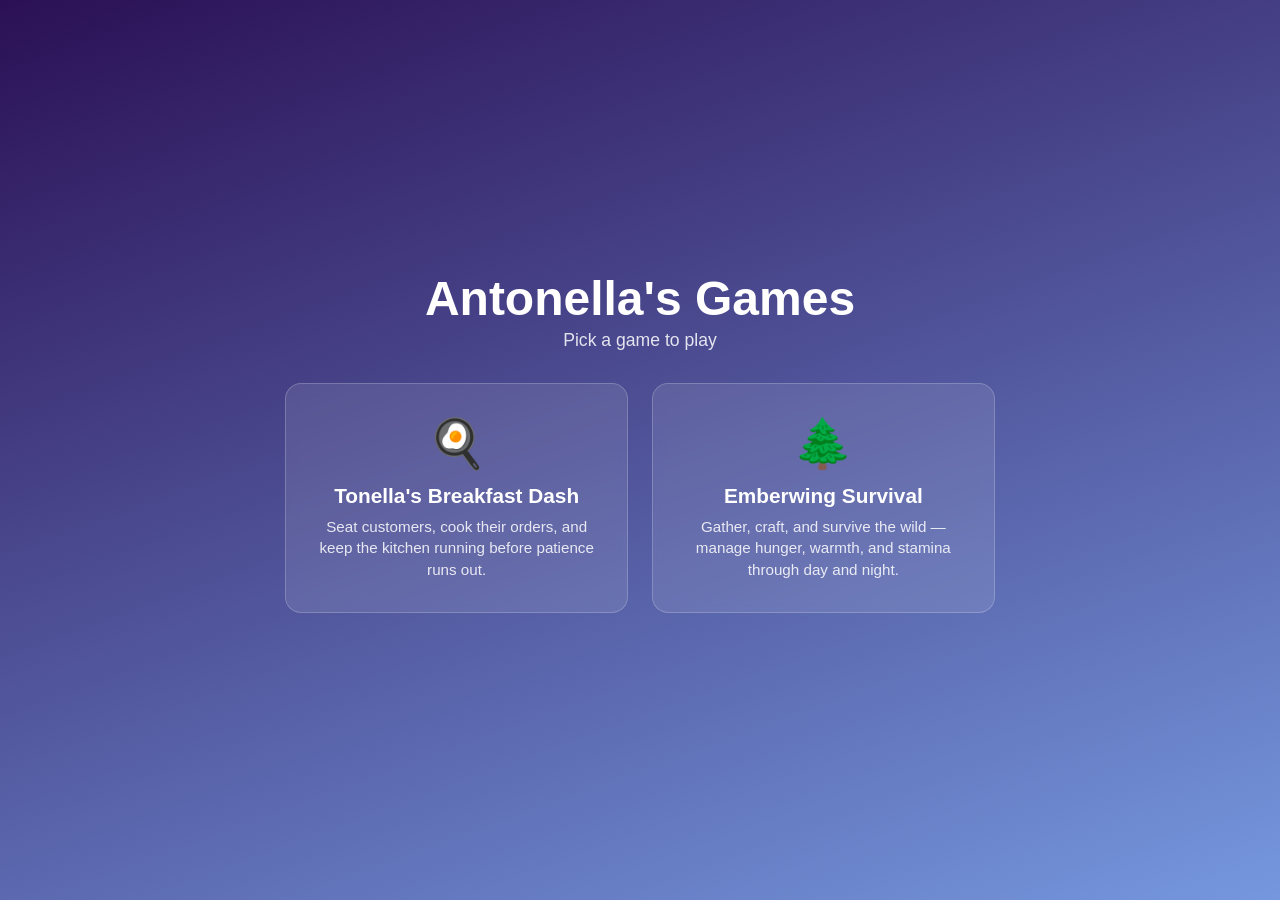
<file: index.html>
<!DOCTYPE html>
<html lang="en">
<head>
<meta charset="UTF-8" />
<meta name="viewport" content="width=device-width, initial-scale=1.0" />
<title>Antonella's Games</title>
<link rel="stylesheet" href="style.css" />
</head>
<body>

  <main id="app">
    <h1>Antonella's Games</h1>
    <p class="subtitle">Pick a game to play</p>

    <div class="game-grid">
      <a class="game-card" href="tonella-dinner-dash/index.html">
        <span class="game-emoji">🍳</span>
        <h2>Tonella's Breakfast Dash</h2>
        <p>Seat customers, cook their orders, and keep the kitchen running before patience runs out.</p>
      </a>

      <a class="game-card" href="tonella-forest-ranger/index.html">
        <span class="game-emoji">🌲</span>
        <h2>Emberwing Survival</h2>
        <p>Gather, craft, and survive the wild — manage hunger, warmth, and stamina through day and night.</p>
      </a>
    </div>
  </main>

</body>
</html>
</file>
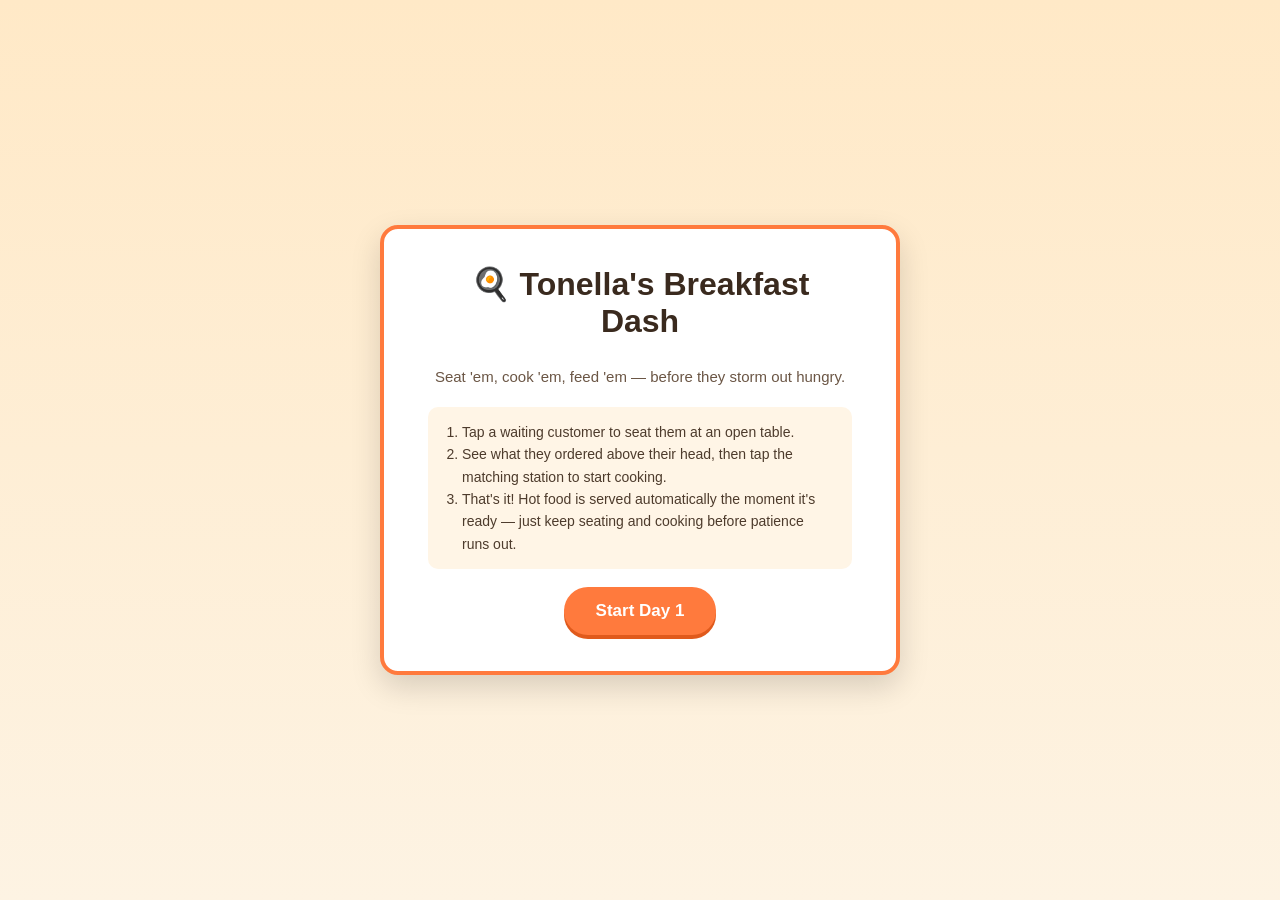
<file: tonella-dinner-dash/index.html>
<!DOCTYPE html>
<html lang="en">
<head>
<meta charset="UTF-8" />
<meta name="viewport" content="width=device-width, initial-scale=1.0" />
<title>Tonella's Breakfast Dash</title>
<link rel="stylesheet" href="style.css" />
</head>
<body>

  <div id="app">

    <!-- START SCREEN -->
    <section id="start-screen" class="screen">
      <div class="screen-card">
        <h1>🍳 Tonella's Breakfast Dash</h1>
        <p class="subtitle">Seat 'em, cook 'em, feed 'em — before they storm out hungry.</p>
        <ol class="howto">
          <li>Tap a waiting customer to seat them at an open table.</li>
          <li>See what they ordered above their head, then tap the matching station to start cooking.</li>
          <li>That's it! Hot food is served automatically the moment it's ready — just keep seating and cooking before patience runs out.</li>
        </ol>
        <button id="start-btn" class="btn primary">Start Day 1</button>
      </div>
    </section>

    <!-- GAME SCREEN -->
    <section id="game-screen" class="screen hidden">
      <header id="hud">
        <div class="hud-item"><span class="hud-label">Day</span><span id="hud-day">1</span></div>
        <div class="hud-item"><span class="hud-label">Money</span><span id="hud-money">$0</span></div>
        <div class="hud-item"><span class="hud-label">Goal</span><span id="hud-goal">$0</span></div>
        <div class="hud-item"><span class="hud-label">Lives</span><span id="hud-lives">❤️❤️❤️</span></div>
      </header>

      <div id="restaurant">
        <div id="queue-area">
          <div class="area-label">Waiting</div>
          <div id="queue"></div>
        </div>

        <div id="floor">
          <div id="tables"></div>
        </div>

        <div id="kitchen">
          <div class="area-label">Kitchen</div>
          <div id="stations"></div>
        </div>
      </div>

      <div id="popup-layer"></div>
    </section>

    <!-- LEVEL COMPLETE SCREEN -->
    <section id="levelcomplete-screen" class="screen hidden">
      <div class="screen-card">
        <h1>🎉 Day Complete!</h1>
        <p id="levelcomplete-summary" class="subtitle"></p>
        <button id="next-day-btn" class="btn primary">Start Next Day</button>
      </div>
    </section>

    <!-- GAME OVER SCREEN -->
    <section id="gameover-screen" class="screen hidden">
      <div class="screen-card">
        <h1>😞 Kitchen's Closed</h1>
        <p id="gameover-summary" class="subtitle"></p>
        <button id="retry-btn" class="btn primary">Try Again</button>
      </div>
    </section>

  </div>

  <script src="assets.js"></script>
  <script src="game.js"></script>
</body>
</html>
</file>
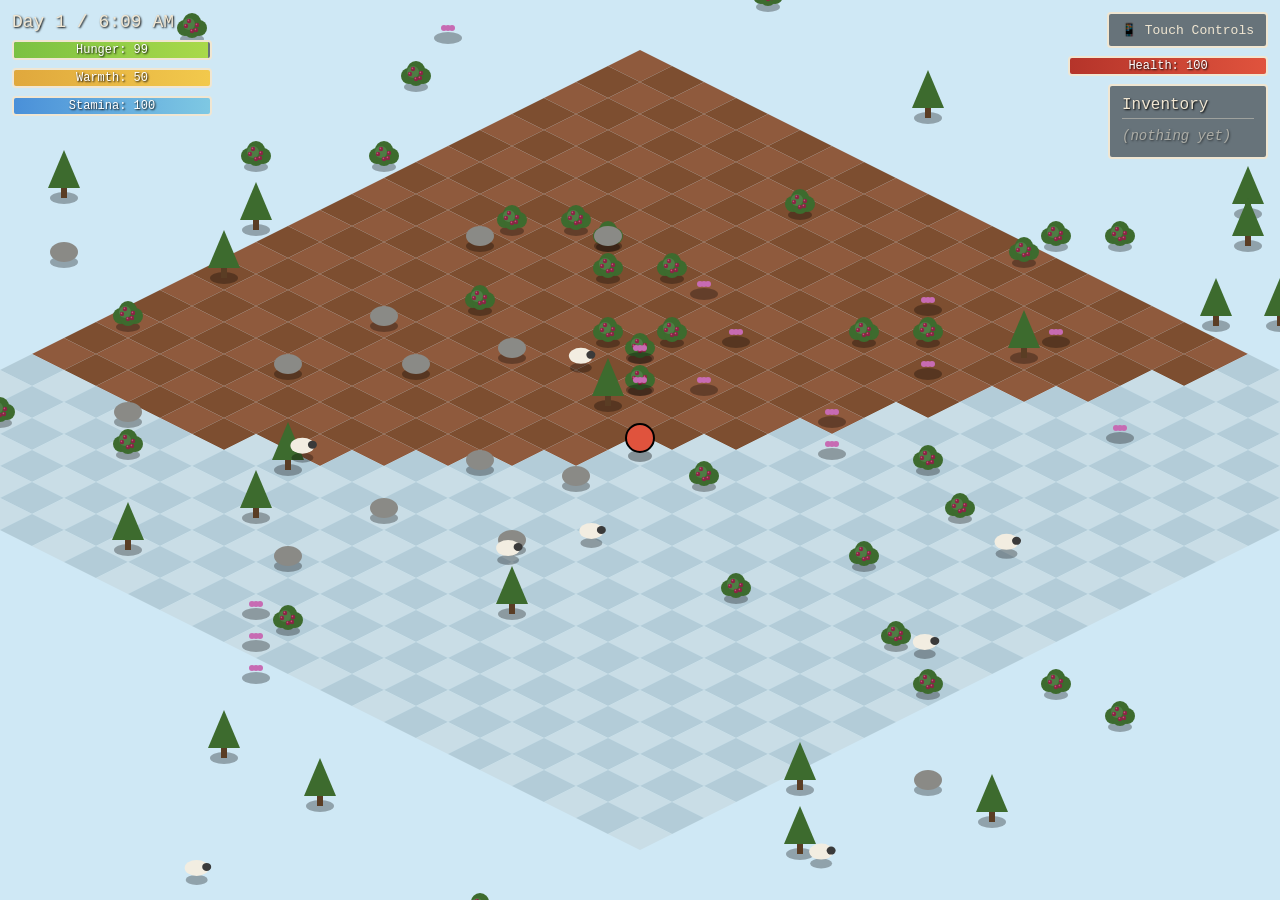
<file: tonella-forest-ranger/index.html>
<!doctype html>
<html lang="en">
<head>
  <meta charset="UTF-8" />
  <meta name="viewport" content="width=device-width, initial-scale=1.0" />
  <title>Emberwing Survival</title>
  <link rel="stylesheet" href="styles.css?v=3" />
</head>
<body>
  <div id="game-container">
    <canvas id="game-canvas"></canvas>
    <div id="hud">
      <div id="time-display">Day 1 / 6:00 AM</div>
      <div id="hunger-bar-container">
        <div id="hunger-bar-fill"></div>
        <span id="hunger-label">Hunger: 100</span>
      </div>
      <div id="warmth-bar-container" class="stat-bar-container">
        <div id="warmth-bar-fill" class="stat-bar-fill"></div>
        <span id="warmth-label" class="stat-bar-label">Warmth: 50</span>
      </div>
      <div id="stamina-bar-container" class="stat-bar-container">
        <div id="stamina-bar-fill" class="stat-bar-fill"></div>
        <span id="stamina-label" class="stat-bar-label">Stamina: 100</span>
      </div>
    </div>
    <div id="top-right-panel">
      <button id="touch-toggle-btn">📱 Touch Controls</button>
      <div id="health-bar-container" class="stat-bar-container">
        <div id="health-bar-fill" class="stat-bar-fill"></div>
        <span id="health-label" class="stat-bar-label">Health: 100</span>
      </div>
      <div id="inventory-panel">
        <div id="inventory-title">Inventory</div>
        <ul id="inventory-list"></ul>
      </div>
    </div>
    <div id="touch-controls" class="hidden">
      <div id="touch-dpad">
        <button class="touch-btn touch-hold dpad-up" data-key="w">▲</button>
        <button class="touch-btn touch-hold dpad-left" data-key="a">◀</button>
        <button class="touch-btn touch-hold dpad-down" data-key="s">▼</button>
        <button class="touch-btn touch-hold dpad-right" data-key="d">▶</button>
      </div>
      <div id="touch-actions">
        <button class="touch-btn touch-hold" data-key="e">Gather<br><small>E</small></button>
        <button class="touch-btn touch-tap" data-key=" ">Attack<br><small>SPACE</small></button>
        <button class="touch-btn touch-hold" data-key="shift">Sprint<br><small>SHIFT</small></button>
        <button class="touch-btn touch-tap" data-key="c">Craft<br><small>C</small></button>
        <button class="touch-btn touch-tap" data-key="f">Fire<br><small>F</small></button>
        <button class="touch-btn touch-tap" data-key="r">Cook<br><small>R</small></button>
        <button class="touch-btn touch-tap" data-key="q">Eat<br><small>Q</small></button>
        <button class="touch-btn touch-tap" id="touch-shelter-btn">Shelter</button>
      </div>
    </div>
    <div id="gather-hint"></div>
    <div id="craft-menu" class="hidden">
      <div id="craft-menu-title">Crafting (press C to close)</div>
      <ul id="craft-recipe-list"></ul>
    </div>
    <div id="overlay" class="hidden">
      <div id="overlay-title">Starved</div>
      <div id="overlay-subtitle"></div>
      <button id="restart-btn">Restart</button>
    </div>
  </div>
  <script src="game.js?v=2"></script>
</body>
</html>
</file>
<file: style.css>
* {
  box-sizing: border-box;
}

body {
  margin: 0;
  min-height: 100vh;
  display: flex;
  align-items: center;
  justify-content: center;
  font-family: -apple-system, BlinkMacSystemFont, "Segoe UI", Roboto, sans-serif;
  background: linear-gradient(160deg, #2b1055, #7597de);
  color: #fff;
}

#app {
  text-align: center;
  padding: 2rem 1.5rem 3rem;
  max-width: 900px;
}

h1 {
  margin: 0 0 0.25rem;
  font-size: clamp(2rem, 5vw, 3rem);
}

.subtitle {
  margin: 0 0 2rem;
  opacity: 0.85;
  font-size: 1.1rem;
}

.game-grid {
  display: grid;
  grid-template-columns: repeat(auto-fit, minmax(260px, 1fr));
  gap: 1.5rem;
}

.game-card {
  display: block;
  text-decoration: none;
  color: inherit;
  background: rgba(255, 255, 255, 0.1);
  border: 1px solid rgba(255, 255, 255, 0.2);
  border-radius: 16px;
  padding: 2rem 1.5rem;
  backdrop-filter: blur(6px);
  transition: transform 0.15s ease, background 0.15s ease;
}

.game-card:hover,
.game-card:focus-visible {
  transform: translateY(-4px);
  background: rgba(255, 255, 255, 0.18);
}

.game-emoji {
  font-size: 3rem;
  display: block;
  margin-bottom: 0.75rem;
}

.game-card h2 {
  margin: 0 0 0.5rem;
  font-size: 1.3rem;
}

.game-card p {
  margin: 0;
  font-size: 0.95rem;
  opacity: 0.85;
  line-height: 1.4;
}
</file>
<file: tonella-dinner-dash/style.css>
* { box-sizing: border-box; }

:root {
  --bg: #fdf3e3;
  --wood: #b9814f;
  --wood-dark: #8a5a34;
  --accent: #ff7a3d;
  --accent-dark: #e05a1c;
  --good: #43a047;
  --bad: #e53935;
  --card-bg: #ffffff;
  --text: #3a2a1e;
}

html, body {
  margin: 0;
  padding: 0;
  height: 100%;
  font-family: "Trebuchet MS", "Segoe UI", sans-serif;
  background: linear-gradient(180deg, #ffe9c7 0%, var(--bg) 100%);
  color: var(--text);
  overflow: hidden;
  user-select: none;
}

#app {
  width: 100%;
  height: 100vh;
  position: relative;
}

.screen {
  width: 100%;
  height: 100%;
  display: flex;
  align-items: center;
  justify-content: center;
}

.screen.hidden {
  display: none;
}

.screen-card {
  background: var(--card-bg);
  border-radius: 18px;
  padding: 36px 44px;
  max-width: 520px;
  text-align: center;
  box-shadow: 0 12px 30px rgba(0,0,0,0.15);
  border: 4px solid var(--accent);
}

.screen-card h1 {
  margin-top: 0;
  font-size: 32px;
}

.subtitle {
  color: #6b5645;
  font-size: 15px;
  line-height: 1.5;
}

.howto {
  text-align: left;
  font-size: 14px;
  line-height: 1.6;
  color: #4d3b2c;
  background: #fff5e6;
  border-radius: 10px;
  padding: 14px 20px 14px 34px;
  margin: 18px 0;
}

.btn {
  border: none;
  border-radius: 999px;
  padding: 14px 32px;
  font-size: 17px;
  font-weight: bold;
  cursor: pointer;
  transition: transform 0.1s ease, box-shadow 0.1s ease;
}

.btn.primary {
  background: var(--accent);
  color: white;
  box-shadow: 0 4px 0 var(--accent-dark);
}

.btn.primary:hover { transform: translateY(-2px); }
.btn.primary:active { transform: translateY(2px); box-shadow: 0 1px 0 var(--accent-dark); }

/* ---------- HUD ---------- */

#hud {
  display: flex;
  gap: 24px;
  justify-content: center;
  align-items: center;
  padding: 10px 20px;
  background: var(--wood-dark);
  color: white;
  font-weight: bold;
}

.hud-item {
  display: flex;
  flex-direction: column;
  align-items: center;
  min-width: 70px;
}

.hud-label {
  font-size: 11px;
  text-transform: uppercase;
  opacity: 0.75;
  font-weight: normal;
}

#hud-money { color: #ffd966; }

/* ---------- LAYOUT ---------- */

#game-screen {
  flex-direction: column;
  align-items: stretch;
  justify-content: flex-start;
}

#restaurant {
  flex: 1;
  display: grid;
  grid-template-columns: 160px 1fr;
  grid-template-rows: 1fr 150px;
  gap: 10px;
  padding: 14px;
  height: calc(100vh - 54px);
}

.area-label {
  font-size: 12px;
  font-weight: bold;
  text-transform: uppercase;
  color: var(--wood-dark);
  margin-bottom: 6px;
  letter-spacing: 0.5px;
}

#queue-area {
  grid-row: 1 / 3;
  grid-column: 1;
  background: #f4e0bd;
  border-radius: 12px;
  padding: 10px;
  overflow-y: auto;
}

#queue {
  display: flex;
  flex-direction: column;
  gap: 10px;
}

#floor {
  grid-row: 1;
  grid-column: 2;
  background: #e8c48c;
  background-image: repeating-linear-gradient(90deg, #dcb679 0 40px, #e3bf85 40px 80px);
  border-radius: 12px;
  padding: 16px;
  position: relative;
}

#tables {
  display: grid;
  grid-template-columns: repeat(4, 1fr);
  gap: 20px;
  height: 100%;
  align-items: center;
}

#kitchen {
  grid-row: 2;
  grid-column: 2;
  background: #d8d3c8;
  border-radius: 12px;
  padding: 10px 16px;
}

#stations {
  display: flex;
  gap: 24px;
  justify-content: center;
  align-items: center;
  height: 90px;
}

/* ---------- ENTITIES ---------- */

.entity {
  display: flex;
  flex-direction: column;
  align-items: center;
  position: relative;
}

.tappable {
  cursor: pointer;
  transition: transform 0.15s ease;
}

.tappable:hover { transform: scale(1.06); }

.entity svg {
  width: 60px;
  height: 60px;
  filter: drop-shadow(0 3px 2px rgba(0,0,0,0.2));
}

.entity-label {
  font-size: 11px;
  margin-top: 2px;
  font-weight: bold;
  color: var(--wood-dark);
}

.entity-sublabel {
  font-size: 10px;
  color: #7a6249;
}

/* Customer in queue / at table */
.customer {
  width: 70px;
}

.customer.leaving {
  animation: fadeOut 0.6s forwards;
}

@keyframes fadeOut {
  to { opacity: 0; transform: translateY(-14px) scale(0.8); }
}

.order-bubble {
  position: absolute;
  top: -34px;
  background: white;
  border-radius: 10px;
  padding: 3px 6px;
  border: 2px solid var(--wood-dark);
  font-size: 20px;
  line-height: 1;
}

.mood-face {
  position: absolute;
  top: -14px;
  right: -6px;
  font-size: 18px;
}

.patience-bar-wrap {
  width: 54px;
  height: 7px;
  background: #ddd;
  border-radius: 4px;
  overflow: hidden;
  margin-top: 4px;
  border: 1px solid #bbb;
}

.patience-bar {
  height: 100%;
  background: var(--good);
  width: 100%;
  transition: width 0.1s linear, background-color 0.3s ease;
}

/* Table */
.table {
  width: 90px;
  display: flex;
  flex-direction: column;
  align-items: center;
  cursor: default;
  gap: 4px;
}

.table.open svg .table-top {
  fill: #ffdca8;
}

.table-slot {
  min-height: 76px;
  display: flex;
  align-items: flex-end;
  justify-content: center;
}

.table-graphic svg {
  width: 90px;
  height: 76px;
  display: block;
}

/* Station */
.station {
  width: 100px;
}

.station.ready svg {
  filter: drop-shadow(0 0 8px #ffd54a);
}

.cook-bar-wrap {
  width: 70px;
  height: 8px;
  background: #ccc;
  border-radius: 4px;
  overflow: hidden;
  margin-top: 4px;
  border: 1px solid #999;
  visibility: hidden;
}

.cook-bar-wrap.active { visibility: visible; }

.cook-bar {
  height: 100%;
  width: 0%;
  background: var(--accent);
  transition: width 0.1s linear;
}

.station-food-icon {
  position: absolute;
  top: -20px;
  font-size: 12px;
  font-weight: bold;
  color: var(--wood-dark);
  white-space: nowrap;
  background: #fff8e8;
  border-radius: 6px;
  padding: 2px 5px;
  border: 1px solid var(--accent);
}

/* Popups */
#popup-layer {
  position: absolute;
  inset: 0;
  pointer-events: none;
  overflow: hidden;
}

.popup {
  position: absolute;
  font-weight: bold;
  font-size: 18px;
  animation: floatUp 1s ease-out forwards;
}

.popup.good { color: var(--good); }
.popup.bad { color: var(--bad); }

@keyframes floatUp {
  0% { opacity: 1; transform: translateY(0); }
  100% { opacity: 0; transform: translateY(-40px); }
}
</file>
<file: tonella-forest-ranger/styles.css>
* {
  margin: 0;
  padding: 0;
  box-sizing: border-box;
}

html, body {
  width: 100%;
  height: 100%;
  overflow: hidden;
  background: #000;
  font-family: 'Courier New', monospace;
}

#game-container {
  position: relative;
  width: 100vw;
  height: 100vh;
}

#game-canvas {
  display: block;
  width: 100%;
  height: 100%;
  image-rendering: pixelated;
}

#hud {
  position: absolute;
  top: 12px;
  left: 12px;
  color: #f0e6d2;
  text-shadow: 1px 1px 2px #000;
  font-size: 18px;
  pointer-events: none;
  user-select: none;
}

#hunger-bar-container {
  position: relative;
  margin-top: 8px;
  width: 200px;
  height: 20px;
  background: rgba(0, 0, 0, 0.5);
  border: 2px solid #f0e6d2;
  border-radius: 4px;
  overflow: hidden;
}

#hunger-bar-fill {
  height: 100%;
  width: 100%;
  background: linear-gradient(90deg, #7bc142, #a9d94a);
  transition: width 0.2s linear, background 0.2s linear;
}

#hunger-label {
  position: absolute;
  top: 0;
  left: 0;
  width: 100%;
  height: 100%;
  display: flex;
  align-items: center;
  justify-content: center;
  font-size: 12px;
  color: #fff;
  text-shadow: 1px 1px 2px #000;
}

.stat-bar-container {
  position: relative;
  margin-top: 8px;
  width: 200px;
  height: 20px;
  background: rgba(0, 0, 0, 0.5);
  border: 2px solid #f0e6d2;
  border-radius: 4px;
  overflow: hidden;
}

.stat-bar-fill {
  height: 100%;
  width: 100%;
  transition: width 0.2s linear, background 0.2s linear;
}

.stat-bar-label {
  position: absolute;
  top: 0;
  left: 0;
  width: 100%;
  height: 100%;
  display: flex;
  align-items: center;
  justify-content: center;
  font-size: 12px;
  color: #fff;
  text-shadow: 1px 1px 2px #000;
}

#top-right-panel {
  position: absolute;
  top: 12px;
  right: 12px;
  display: flex;
  flex-direction: column;
  align-items: flex-end;
  pointer-events: none;
  user-select: none;
}

#touch-toggle-btn {
  pointer-events: auto;
  font-family: 'Courier New', monospace;
  font-size: 13px;
  padding: 8px 12px;
  background: rgba(0, 0, 0, 0.5);
  color: #f0e6d2;
  border: 2px solid #f0e6d2;
  border-radius: 4px;
  cursor: pointer;
}

#touch-toggle-btn:hover {
  background: rgba(0, 0, 0, 0.7);
}

#inventory-panel {
  margin-top: 8px;
  min-width: 160px;
  background: rgba(0, 0, 0, 0.5);
  border: 2px solid #f0e6d2;
  border-radius: 4px;
  padding: 10px 12px;
  color: #f0e6d2;
  text-shadow: 1px 1px 2px #000;
  pointer-events: none;
  user-select: none;
}

#inventory-title {
  font-size: 16px;
  margin-bottom: 6px;
  border-bottom: 1px solid rgba(240, 230, 210, 0.4);
  padding-bottom: 4px;
}

#inventory-list {
  list-style: none;
  font-size: 14px;
  line-height: 1.6;
}

#inventory-list li.empty {
  opacity: 0.5;
  font-style: italic;
}

#craft-menu {
  position: absolute;
  top: 50%;
  left: 50%;
  transform: translate(-50%, -50%);
  min-width: 320px;
  background: rgba(20, 16, 12, 0.95);
  border: 2px solid #f0e6d2;
  border-radius: 6px;
  padding: 16px 20px;
  color: #f0e6d2;
}

#craft-menu.hidden {
  display: none;
}

#craft-menu-title {
  font-size: 16px;
  margin-bottom: 10px;
  border-bottom: 1px solid rgba(240, 230, 210, 0.4);
  padding-bottom: 6px;
}

#craft-recipe-list {
  list-style: none;
}

.craft-recipe-btn {
  display: block;
  width: 100%;
  text-align: left;
  font-family: 'Courier New', monospace;
  font-size: 14px;
  padding: 8px 10px;
  margin-bottom: 6px;
  background: #3d5a3a;
  color: #f0e6d2;
  border: 1px solid #f0e6d2;
  border-radius: 4px;
  cursor: pointer;
}

.craft-recipe-btn:hover:not(:disabled) {
  background: #4e7d44;
}

.craft-recipe-btn:disabled {
  opacity: 0.4;
  cursor: not-allowed;
}

#gather-hint {
  position: absolute;
  bottom: 16px;
  left: 50%;
  transform: translateX(-50%);
  color: #f0e6d2;
  text-shadow: 1px 1px 2px #000;
  font-size: 14px;
  pointer-events: none;
  user-select: none;
}

#touch-controls {
  position: absolute;
  top: 0;
  left: 0;
  right: 0;
  bottom: 0;
  pointer-events: none;
  user-select: none;
}

#touch-controls.hidden {
  display: none;
}

.touch-btn {
  pointer-events: auto;
  touch-action: none;
  -webkit-touch-callout: none;
  -webkit-user-select: none;
  user-select: none;
  font-family: 'Courier New', monospace;
  color: #f0e6d2;
  background: rgba(20, 16, 12, 0.55);
  border: 2px solid rgba(240, 230, 210, 0.7);
  border-radius: 10px;
  display: flex;
  align-items: center;
  justify-content: center;
  line-height: 1.2;
}

.touch-btn:active {
  background: rgba(240, 230, 210, 0.35);
}

.touch-btn small {
  font-size: 9px;
  opacity: 0.8;
}

#touch-dpad {
  position: absolute;
  left: 20px;
  bottom: 20px;
  width: 168px;
  height: 168px;
}

#touch-dpad .touch-btn {
  position: absolute;
  width: 56px;
  height: 56px;
  font-size: 22px;
  border-radius: 50%;
}

.dpad-up { top: 0; left: 56px; }
.dpad-left { top: 56px; left: 0; }
.dpad-down { top: 112px; left: 56px; }
.dpad-right { top: 56px; left: 112px; }

#touch-actions {
  position: absolute;
  right: 20px;
  bottom: 20px;
  display: grid;
  grid-template-columns: repeat(4, 64px);
  grid-auto-rows: 64px;
  gap: 10px;
}

#touch-actions .touch-btn {
  font-size: 13px;
  border-radius: 12px;
}

#overlay {
  position: absolute;
  top: 0;
  left: 0;
  width: 100%;
  height: 100%;
  background: rgba(0, 0, 0, 0.75);
  display: flex;
  flex-direction: column;
  align-items: center;
  justify-content: center;
  color: #f0e6d2;
  gap: 16px;
}

#overlay.hidden {
  display: none;
}

#overlay-title {
  font-size: 48px;
  letter-spacing: 4px;
}

#overlay.victory #overlay-title {
  color: #f2c94c;
}

#overlay.victory #restart-btn {
  background: #3d7a3a;
}

#overlay.victory #restart-btn:hover {
  background: #4e9d47;
}

#overlay-subtitle {
  font-size: 18px;
}

#restart-btn {
  font-family: 'Courier New', monospace;
  font-size: 18px;
  padding: 10px 24px;
  background: #e0533d;
  color: #fff;
  border: 2px solid #f0e6d2;
  border-radius: 4px;
  cursor: pointer;
}

#restart-btn:hover {
  background: #c9432e;
}
</file>
